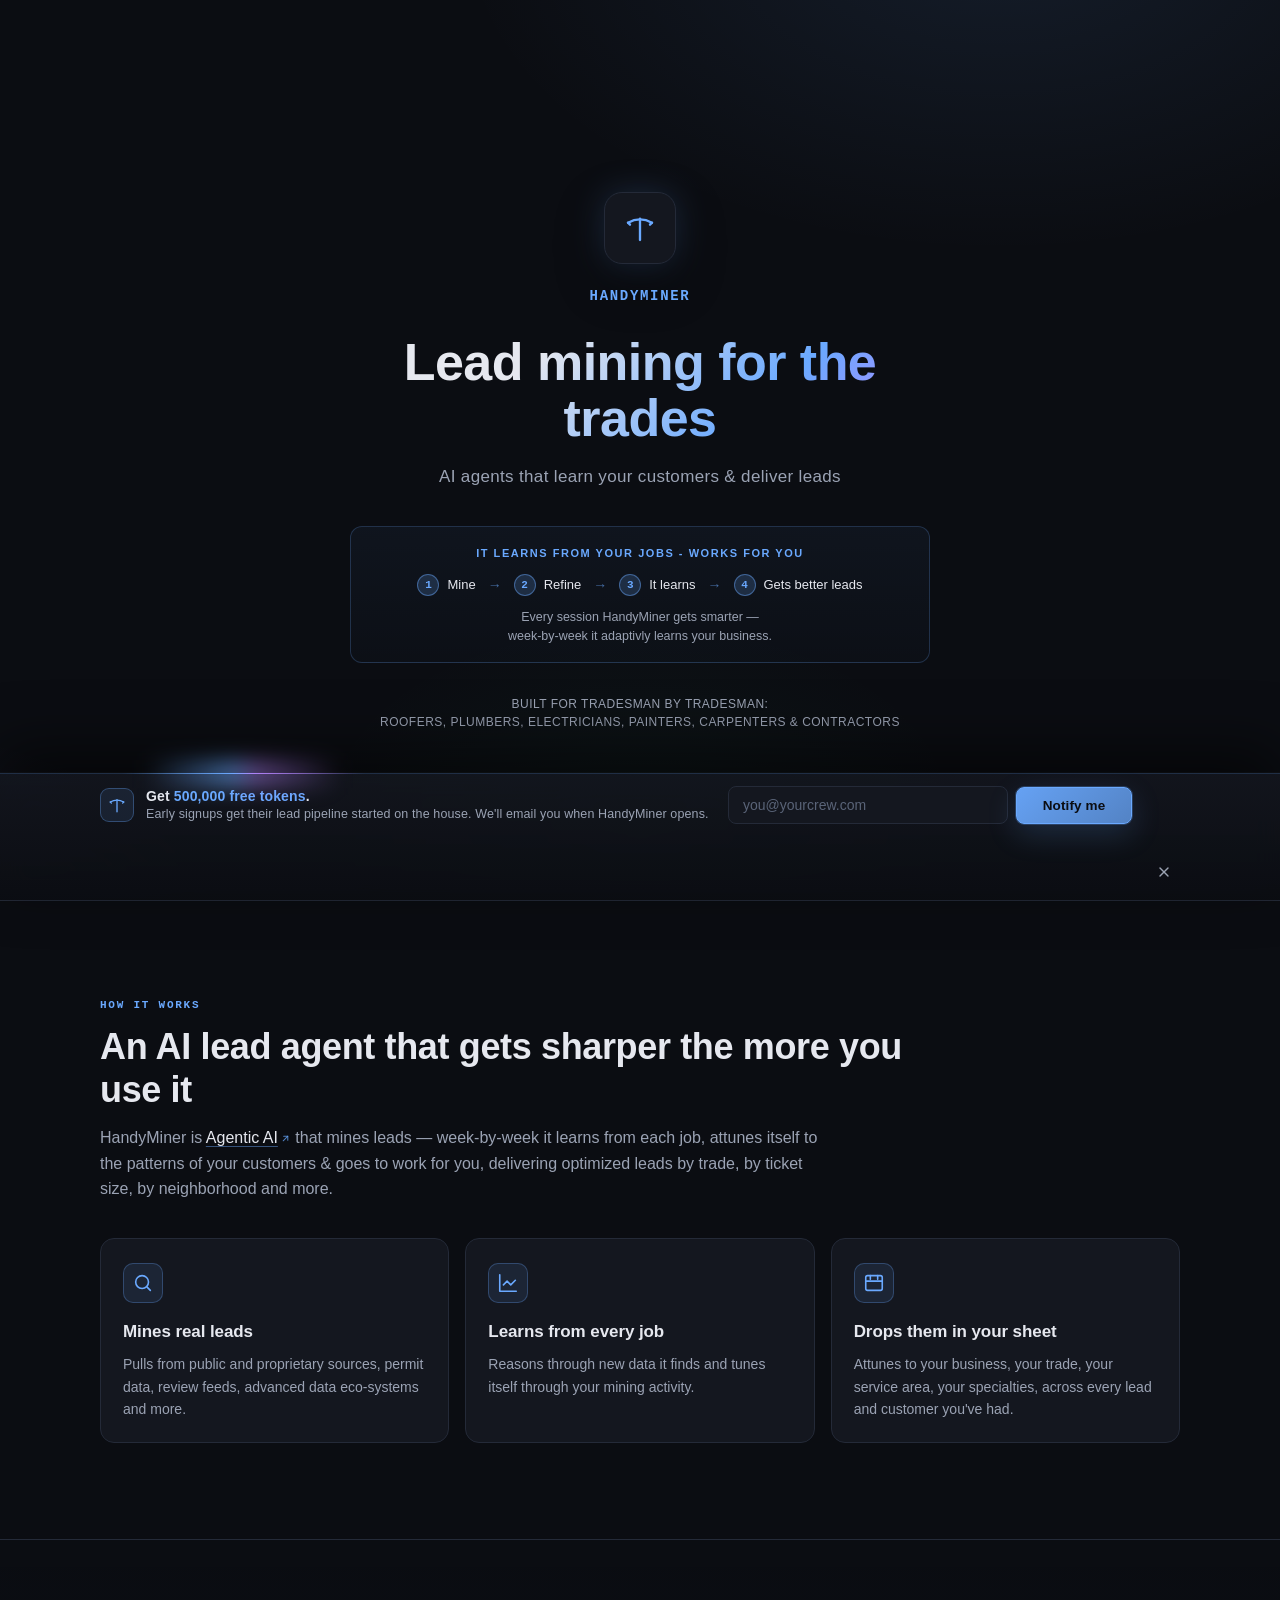
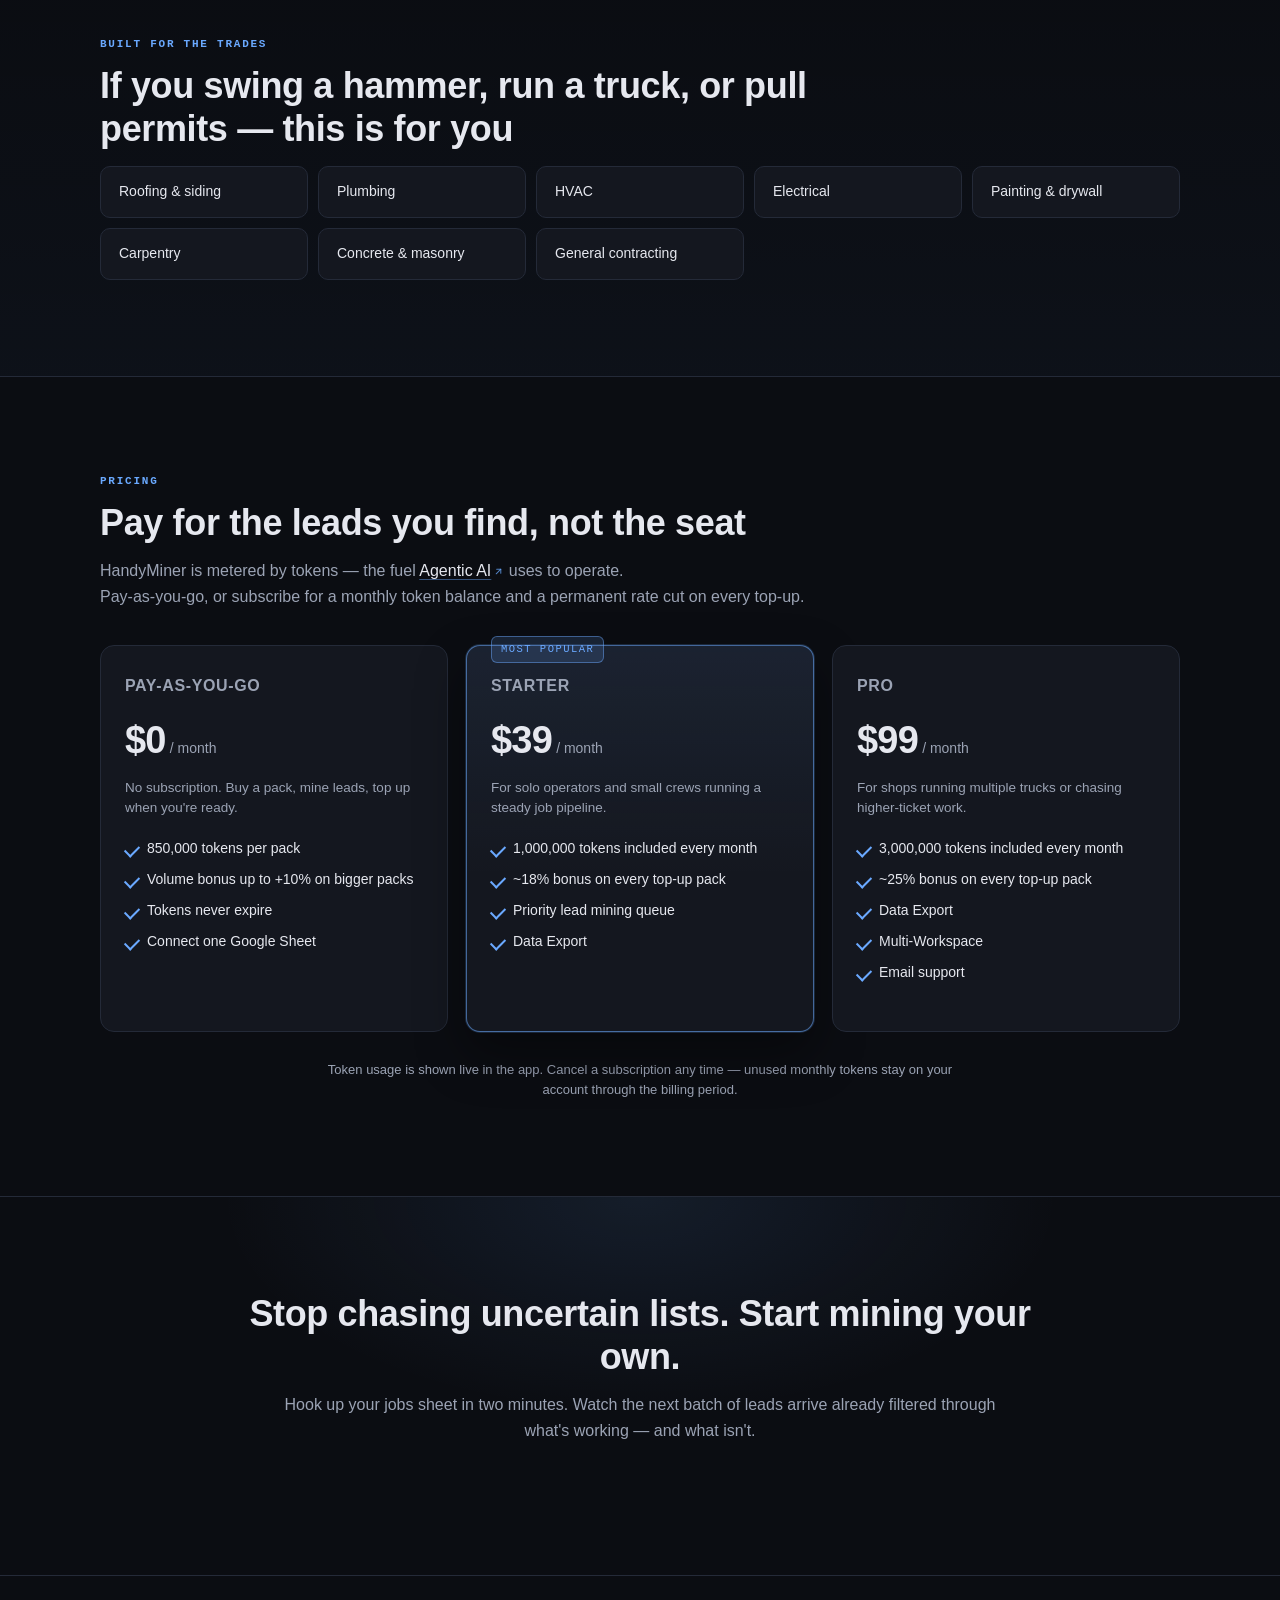
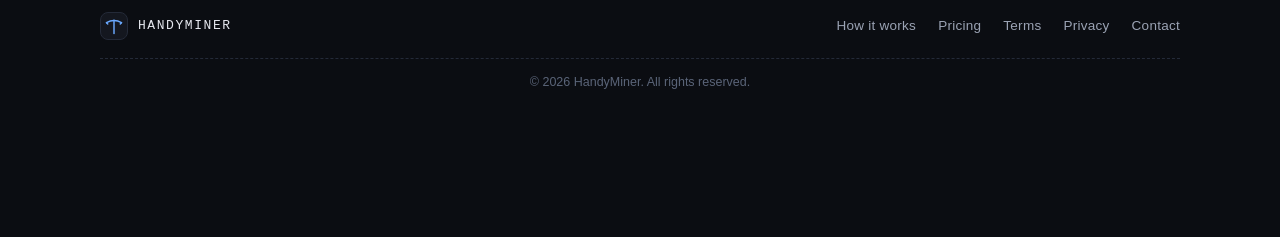
<file: index.html>
<!doctype html>
<html lang="en">
  <head>
    <meta charset="utf-8" />
    <meta name="viewport" content="width=device-width, initial-scale=1, viewport-fit=cover" />
    <title>HandyMiner — AI Lead Mining for Roofers, Plumbers, Electricians &amp; Trades</title>
    <meta
      name="description"
      content="HandyMiner is an AI lead-mining agent for roofers, plumbers, electricians, painters, carpenters and contractors. It learns from every job you log — wins and losses both — and brings you more leads that look like your best customers."
    />
    <meta
      name="keywords"
      content="lead mining for trades, AI lead generation, contractor leads, roofing leads, plumbing leads, electrician leads, HVAC leads, painter leads, carpenter leads, lead generation software, trades lead generator, Google Sheets leads, AI agent for contractors, learning lead generator"
    />
    <meta name="author" content="HandyMiner" />
    <meta name="publisher" content="HandyMiner" />
    <meta name="robots" content="index, follow, max-image-preview:large, max-snippet:-1, max-video-preview:-1" />
    <meta name="googlebot" content="index, follow, max-image-preview:large, max-snippet:-1" />
    <meta name="rating" content="general" />
    <meta name="theme-color" content="#0b0d12" />
    <meta name="color-scheme" content="dark" />
    <meta http-equiv="x-ua-compatible" content="ie=edge" />

    <link rel="canonical" href="https://handyminer.ai/" />

    <!--
      ===== Open Graph / social =====
      Single 1200x1200 square card. The brand mark is square, so a
      square share image looks right in every context: iMessage /
      WhatsApp / Discord show it clean in the chip, Facebook / LinkedIn
      / Slack render it as a tall card, and Twitter is set to the
      `summary` card type below so the square image isn't letterboxed
      inside a wide slot.
    -->
    <meta property="og:type" content="website" />
    <meta property="og:site_name" content="HandyMiner" />
    <meta property="og:locale" content="en_US" />
    <meta property="og:url" content="https://handyminer.ai/" />
    <meta property="og:title" content="HandyMiner — Lead mining for the trades" />
    <meta
      property="og:description"
      content="Learns what works. Brings you more like it. An AI lead-mining agent for roofers, plumbers, electricians, painters, carpenters and contractors."
    />

    <meta property="og:image" content="https://handyminer.ai/og-image.png" />
    <meta property="og:image:secure_url" content="https://handyminer.ai/og-image.png" />
    <meta property="og:image:type" content="image/png" />
    <meta property="og:image:width" content="1200" />
    <meta property="og:image:height" content="1200" />
    <meta property="og:image:alt" content="HandyMiner — Lead mining for the trades" />

    <!-- Legacy crawlers (Pinterest, older link unfurlers). -->
    <link rel="image_src" href="https://handyminer.ai/og-image.png" />

    <!--
      Twitter / X
      `summary` (small square chip) instead of `summary_large_image`
      because our hero image is 1:1 — using the large card type would
      letterbox the square inside a wide slot.
    -->
    <meta name="twitter:card" content="summary" />
    <meta name="twitter:site" content="@handyminer" />
    <meta name="twitter:creator" content="@handyminer" />
    <meta name="twitter:title" content="HandyMiner — Lead mining for the trades" />
    <meta
      name="twitter:description"
      content="Learns what works. Brings you more like it. Built for tradesman by tradesman — roofers, plumbers, electricians, painters, carpenters &amp; contractors."
    />
    <meta name="twitter:image" content="https://handyminer.ai/og-image.png" />
    <meta name="twitter:image:alt" content="HandyMiner — Lead mining for the trades" />

    <!--
      ===== Icons =====
      The inline-SVG favicon stays as the primary (sharp at every zoom),
      with PNG fallbacks for browsers that prefer raster + iOS home-screen
      / iMessage avatar (apple-touch-icon, 180x180).
    -->
    <link
      rel="icon"
      type="image/svg+xml"
      href="data:image/svg+xml;utf8,<svg xmlns='http://www.w3.org/2000/svg' viewBox='0 0 24 24' fill='none' stroke='%236aa9ff' stroke-width='1.75' stroke-linecap='round' stroke-linejoin='round'><path d='M3 8 Q 12 3 21 8' /><path d='M3 8 L4.5 9.5 M21 8 L19.5 9.5' /><path d='M12 5 L12 21' /></svg>"
    />
    <link rel="icon" type="image/png" sizes="192x192" href="/icon-192.png" />
    <link rel="icon" type="image/png" sizes="512x512" href="/icon-512.png" />
    <link rel="apple-touch-icon" sizes="180x180" href="/apple-touch-icon.png" />
    <meta name="apple-mobile-web-app-title" content="HandyMiner" />

    <link rel="stylesheet" href="./styles.css" />

    <!-- ===== Structured data (JSON-LD) ===== -->
    <!--
      Organization: brand identity for the knowledge panel.
      `logo` MUST be a square ImageObject (Google's published guideline);
      the wide social card lives in `image` instead.
    -->
    <script type="application/ld+json">
    {
      "@context": "https://schema.org",
      "@type": "Organization",
      "@id": "https://handyminer.ai/#organization",
      "name": "HandyMiner",
      "legalName": "HandyMiner",
      "url": "https://handyminer.ai/",
      "logo": {
        "@type": "ImageObject",
        "url": "https://handyminer.ai/logo.png",
        "width": 512,
        "height": 512,
        "caption": "HandyMiner pickaxe brand mark"
      },
      "image": "https://handyminer.ai/og-image.png",
      "description": "HandyMiner is an AI lead-mining agent for trades businesses. It learns from every job you log and surfaces more leads that look like your best customers.",
      "email": "support@handyminer.com",
      "address": { "@type": "PostalAddress", "addressCountry": "US" },
      "contactPoint": {
        "@type": "ContactPoint",
        "contactType": "customer support",
        "email": "support@handyminer.com",
        "availableLanguage": ["English"]
      },
      "knowsAbout": [
        "AI Lead Generation",
        "Trades Business Software",
        "Roofing Leads",
        "Plumbing Leads",
        "Electrical Leads",
        "HVAC Leads",
        "Painting & Drywall Leads",
        "Carpentry Leads",
        "General Contractor Leads",
        "Google Sheets Integration"
      ]
    }
    </script>

    <!-- WebSite: enables Google sitelinks/search-box treatment. -->
    <script type="application/ld+json">
    {
      "@context": "https://schema.org",
      "@type": "WebSite",
      "@id": "https://handyminer.ai/#website",
      "name": "HandyMiner",
      "alternateName": "HandyMiner — Lead mining for the trades",
      "url": "https://handyminer.ai/",
      "description": "AI lead-mining agent that learns from every job you log and brings you more leads that look like your best customers.",
      "publisher": { "@id": "https://handyminer.ai/#organization" },
      "inLanguage": "en-US",
      "primaryImageOfPage": {
        "@type": "ImageObject",
        "url": "https://handyminer.ai/og-image.png",
        "width": 1200,
        "height": 1200
      }
    }
    </script>

    <!-- SoftwareApplication: positions the product itself in search. -->
    <script type="application/ld+json">
    {
      "@context": "https://schema.org",
      "@type": "SoftwareApplication",
      "@id": "https://handyminer.ai/#software",
      "name": "HandyMiner",
      "url": "https://handyminer.ai/",
      "image": "https://handyminer.ai/og-image.png",
      "screenshot": "https://handyminer.ai/og-image.png",
      "description": "An AI lead-mining agent for tradesmen. Connect a Google Sheet of jobs you've quoted and HandyMiner mines public business listings, permit data and review feeds for new leads — learning from every win and loss to get sharper week after week.",
      "applicationCategory": "BusinessApplication",
      "applicationSubCategory": "Lead Generation",
      "operatingSystem": "Web Browser",
      "author": { "@id": "https://handyminer.ai/#organization" },
      "publisher": { "@id": "https://handyminer.ai/#organization" },
      "featureList": [
        "Mines real leads from public business listings, permits and review feeds",
        "Learns from every job — wins teach who to target, losses teach who to skip",
        "Drops new leads into the same Google Sheet you already use",
        "Token-based metering — pay for the leads you mine, not the seat",
        "Built for roofing, plumbing, HVAC, electrical, painting, carpentry, masonry and general contracting"
      ],
      "offers": {
        "@type": "AggregateOffer",
        "priceCurrency": "USD",
        "lowPrice": "25",
        "highPrice": "99",
        "offerCount": "3",
        "offers": [
          {
            "@type": "Offer",
            "name": "Pay-as-you-go",
            "description": "1,000,000 tokens per pack. No subscription. Tokens never expire.",
            "price": "25",
            "priceCurrency": "USD",
            "category": "OneTime",
            "availability": "https://schema.org/InStock",
            "url": "https://handyminer.ai/#pricing"
          },
          {
            "@type": "Offer",
            "name": "Starter",
            "description": "1,000,000 tokens included monthly with ~18% more tokens on every top-up pack.",
            "price": "39",
            "priceCurrency": "USD",
            "priceSpecification": {
              "@type": "UnitPriceSpecification",
              "price": "39",
              "priceCurrency": "USD",
              "unitText": "MONTH"
            },
            "availability": "https://schema.org/InStock",
            "url": "https://handyminer.ai/#pricing"
          },
          {
            "@type": "Offer",
            "name": "Pro",
            "description": "3,000,000 tokens included monthly with ~34% more tokens on every top-up pack and multi-sheet support.",
            "price": "99",
            "priceCurrency": "USD",
            "priceSpecification": {
              "@type": "UnitPriceSpecification",
              "price": "99",
              "priceCurrency": "USD",
              "unitText": "MONTH"
            },
            "availability": "https://schema.org/InStock",
            "url": "https://handyminer.ai/#pricing"
          }
        ]
      }
    }
    </script>

    <!-- FAQPage: surfaces expandable Q&As in search results. -->
    <script type="application/ld+json">
    {
      "@context": "https://schema.org",
      "@type": "FAQPage",
      "mainEntity": [
        {
          "@type": "Question",
          "name": "What is HandyMiner?",
          "acceptedAnswer": {
            "@type": "Answer",
            "text": "HandyMiner is an AI lead-mining agent built for the trades. You connect a Google Sheet of jobs you've quoted, and HandyMiner reads every job — the wins and the no-gos — then goes hunting for more leads that look like your best customers while quietly tuning out the ones that don't."
          }
        },
        {
          "@type": "Question",
          "name": "Which trades does HandyMiner support?",
          "acceptedAnswer": {
            "@type": "Answer",
            "text": "Roofing and siding, plumbing, HVAC, electrical, painting and drywall, carpentry, concrete and masonry, and general contracting. If you swing a hammer, run a truck, or pull permits, HandyMiner is built for you."
          }
        },
        {
          "@type": "Question",
          "name": "How does HandyMiner learn from my jobs?",
          "acceptedAnswer": {
            "@type": "Answer",
            "text": "Every time you mark a job won, lost, or no-show, HandyMiner notices. Wins teach it who to target, losses teach it who to skip, and the next batch of leads shifts accordingly — by trade, by ticket size, by neighborhood, by whatever pattern it sees in your sheet."
          }
        },
        {
          "@type": "Question",
          "name": "Do I need new software to use HandyMiner?",
          "acceptedAnswer": {
            "@type": "Answer",
            "text": "No. HandyMiner drops new leads into the same Google Sheet you already use to track jobs. Quote, dispatch, mark the outcome — that's the whole loop. There's no new dashboard to learn."
          }
        },
        {
          "@type": "Question",
          "name": "How much does HandyMiner cost?",
          "acceptedAnswer": {
            "@type": "Answer",
            "text": "HandyMiner is metered by tokens — the unit of work the AI agent spends to research each lead. Pay-as-you-go packs start at $25 for 1,000,000 tokens. The Starter subscription is $39/month and includes 1,000,000 tokens. The Pro subscription is $99/month and includes 3,000,000 tokens plus multi-sheet support."
          }
        },
        {
          "@type": "Question",
          "name": "Do unused tokens expire?",
          "acceptedAnswer": {
            "@type": "Answer",
            "text": "Pay-as-you-go tokens never expire. Subscription tokens stay on your account through the billing period — even if you cancel — and you can top up at a discounted rate any time."
          }
        }
      ]
    }
    </script>
  </head>
  <body>
    <!-- Skip-to-content link for keyboard / screen-reader users. -->
    <a class="skip-to-content" href="#main">Skip to content</a>

    <!--
      Server-rendered fallback for crawlers and clients that don't run JS.
      Carries the same headline content as the JS-enhanced page so search
      engines can index it cleanly.
    -->
    <noscript>
      <div style="max-width:760px;margin:0 auto;padding:2rem;font-family:system-ui,sans-serif;color:#e6ecf2;background:#0b0d12;">
        <h1>HandyMiner — AI Lead Mining for the Trades</h1>
        <p><strong>Learns what works. Brings you more like it.</strong></p>
        <p>HandyMiner is an AI lead-mining agent for roofers, plumbers, electricians, painters, carpenters and contractors. It learns from every job you log — wins and losses both — and brings you more leads that look like your best customers.</p>

        <h2>How it works</h2>
        <ol>
          <li>Connect a Google Sheet of jobs you've quoted.</li>
          <li>Mark each job won, lost, or no-show.</li>
          <li>HandyMiner learns the pattern.</li>
          <li>New, sharper leads land in the same sheet.</li>
        </ol>

        <h2>Built for the trades</h2>
        <p>Roofing &amp; siding, plumbing, HVAC, electrical, painting &amp; drywall, carpentry, concrete &amp; masonry, and general contracting.</p>

        <h2>Pricing</h2>
        <ul>
          <li><strong>Pay-as-you-go</strong> — $25 per 1,000,000-token pack. Tokens never expire.</li>
          <li><strong>Starter</strong> — $39/month. 1,000,000 tokens included, ~18% bonus on top-ups.</li>
          <li><strong>Pro</strong> — $99/month. 3,000,000 tokens, multi-sheet, ~34% bonus on top-ups.</li>
        </ul>

        <p>Contact: <a href="mailto:support@handyminer.com" style="color:#6aa9ff;">support@handyminer.com</a></p>
      </div>
    </noscript>

    <!-- ===== Hero ===== -->
    <main id="main">
      <section class="landing-shell" data-testid="landing-hero-shell" aria-labelledby="hero-title">
      <div class="landing-hero" data-testid="landing-hero">
        <div class="landing-logo" aria-hidden="true">
          <svg
            width="32"
            height="32"
            viewBox="0 0 24 24"
            fill="none"
            stroke="currentColor"
            stroke-width="1.75"
            stroke-linecap="round"
            stroke-linejoin="round"
          >
            <path d="M3 8 Q 12 3 21 8" />
            <path d="M3 8 L4.5 9.5 M21 8 L19.5 9.5" />
            <path d="M12 5 L12 21" />
          </svg>
        </div>

        <p class="auth-brand landing-brand auth-brand-shimmer">HandyMiner</p>

        <h1 id="hero-title" class="landing-title">Lead mining for the trades</h1>
        <p class="landing-tagline">AI agents that learn your customers & deliver leads</p>

        <!--
          CTAs hidden until app.handyminer.com is live. When the app is
          ready, uncomment this block (and the matching ones in the
          Pricing + Final-CTA sections below) and confirm the hrefs.
        -->
        <!--
        <div class="landing-cta-row">
          <a class="btn btn-primary landing-cta" href="https://app.handyminer.com/sign-up">Get started</a>
          <a class="btn btn-ghost landing-cta" href="https://app.handyminer.com/sign-in">Sign in</a>
        </div>
        -->

        <!-- "How it learns" loop -->
        <div class="landing-learn">
          <p class="landing-learn-eyebrow">It learns from your jobs - works for you</p>
          <ol class="landing-learn-steps">
            <li>
              <span class="landing-learn-num">1</span>
              <span>Mine</span>
            </li>
            <li>
              <span class="landing-learn-arrow" aria-hidden="true">→</span>
            </li>
            <li>
              <span class="landing-learn-num">2</span>
              <span>Refine</span>
            </li>
            <li>
              <span class="landing-learn-arrow" aria-hidden="true">→</span>
            </li>
            <li>
              <span class="landing-learn-num">3</span>
              <span>It learns</span>
            </li>
            <li>
              <span class="landing-learn-arrow" aria-hidden="true">→</span>
            </li>
            <li>
              <span class="landing-learn-num">4</span>
              <span>Gets better leads</span>
            </li>
          </ol>
          <p class="landing-learn-foot">
            Every session HandyMiner gets smarter —<br />
            week-by-week it adaptivly learns your business.
          </p>
        </div>

        <p class="landing-meta">
          Built for tradesman by tradesman:<br />
          roofers, plumbers, electricians, painters, carpenters &amp; contractors
        </p>
      </div>
    </section>

    <!-- ===== How it works ===== -->
    <section class="section" id="how-it-works" aria-labelledby="how-it-works-title">
      <div class="section-inner">
        <p class="section-eyebrow">How it works</p>
        <h2 id="how-it-works-title" class="section-title">An AI lead agent that gets sharper the more you use it</h2>
        <p class="section-sub">
          HandyMiner is <a
            class="glossary-link"
            href="https://en.wikipedia.org/wiki/Agentic_AI"
            target="_blank"
            rel="noopener noreferrer"
            title="What is Agentic AI? — Wikipedia"
          >Agentic&nbsp;AI<span class="glossary-link-icon" aria-hidden="true">
            <svg width="11" height="11" viewBox="0 0 24 24" fill="none" stroke="currentColor" stroke-width="2.2" stroke-linecap="round" stroke-linejoin="round"><path d="M7 17 17 7"/><path d="M8 7h9v9"/></svg>
          </span><span class="visually-hidden"> (opens Wikipedia in a new tab)</span></a>
          that mines leads — week-by-week it learns from each job, attunes itself
          to the patterns of your customers &amp; goes to work for you, delivering
          optimized leads by trade, by ticket size, by neighborhood and more.
        </p>

        <div class="feature-grid">
          <article class="feature-card">
            <div class="feature-icon" aria-hidden="true">
              <svg width="22" height="22" viewBox="0 0 24 24" fill="none" stroke="currentColor" stroke-width="1.75" stroke-linecap="round" stroke-linejoin="round"><circle cx="11" cy="11" r="7" /><path d="m20 20-3.5-3.5" /></svg>
            </div>
            <h3>Mines real leads</h3>
            <p>
              Pulls from public and proprietary sources, permit data, review
              feeds, advanced data eco-systems and more.
          </article>

          <article class="feature-card">
            <div class="feature-icon" aria-hidden="true">
              <svg width="22" height="22" viewBox="0 0 24 24" fill="none" stroke="currentColor" stroke-width="1.75" stroke-linecap="round" stroke-linejoin="round"><path d="M3 3v18h18" /><path d="m7 14 4-4 4 4 5-5" /></svg>
            </div>
            <h3>Learns from every job</h3>
            <p>
              Reasons through new data it finds and tunes itself through your mining activity.
            </p>
            </p>
          </article>

          <article class="feature-card">
            <div class="feature-icon" aria-hidden="true">
              <svg width="22" height="22" viewBox="0 0 24 24" fill="none" stroke="currentColor" stroke-width="1.75" stroke-linecap="round" stroke-linejoin="round"><rect x="3" y="4" width="18" height="16" rx="2" /><path d="M3 10h18" /><path d="M8 4v4M16 4v4" /></svg>
            </div>
            <h3>Drops them in your sheet</h3>
            <p>
              Attunes to your business, your trade, your service area, your specialties,
              across every lead and customer you've had.
            </p>
          </article>
        </div>
      </div>
    </section>

    <!-- ===== Built for ===== -->
    <section class="section section-quiet" id="trades" aria-labelledby="trades-title">
      <div class="section-inner">
        <p class="section-eyebrow">Built for the trades</p>
        <h2 id="trades-title" class="section-title">If you swing a hammer, run a truck, or pull permits — this is for you</h2>

        <ul class="trade-grid" role="list">
          <li>Roofing &amp; siding</li>
          <li>Plumbing</li>
          <li>HVAC</li>
          <li>Electrical</li>
          <li>Painting &amp; drywall</li>
          <li>Carpentry</li>
          <li>Concrete &amp; masonry</li>
          <li>General contracting</li>
        </ul>
      </div>
    </section>

    <!-- ===== Pricing ===== -->
    <section class="section" id="pricing" aria-labelledby="pricing-title">
      <div class="section-inner">
        <p class="section-eyebrow">Pricing</p>
        <h2 id="pricing-title" class="section-title">Pay for the leads you find, not the seat</h2>
        <p class="section-sub">
          HandyMiner is metered by tokens — the fuel <a
          class="glossary-link"
          href="https://en.wikipedia.org/wiki/Agentic_AI"
          target="_blank"
          rel="noopener noreferrer"
          title="What is Agentic AI? — Wikipedia"
        >Agentic&nbsp;AI<span class="glossary-link-icon" aria-hidden="true">
          <svg width="11" height="11" viewBox="0 0 24 24" fill="none" stroke="currentColor" stroke-width="2.2" stroke-linecap="round" stroke-linejoin="round"><path d="M7 17 17 7"/><path d="M8 7h9v9"/></svg>
        </span><span class="visually-hidden"> (opens Wikipedia in a new tab)</span></a>
          uses to operate. <br />Pay-as-you-go, or subscribe
          for a monthly token balance and a permanent rate cut on every top-up.
        </p>

        <div class="pricing-grid">
          <article class="pricing-card">
            <header>
              <h3>Pay-as-you-go</h3>
              <p class="pricing-price"><span class="pricing-amount">$0</span><span class="pricing-unit">/ month</span></p>
              <p class="pricing-tag">No subscription. Buy a pack, mine leads, top up when you're ready.</p>
            </header>
            <ul class="pricing-features">
              <li>850,000 tokens per pack</li>
              <li>Volume bonus up to +10% on bigger packs</li>
              <li>Tokens never expire</li>
              <li>Connect one Google Sheet</li>
            </ul>
            <!-- <a class="btn btn-ghost pricing-cta" href="https://app.handyminer.com/sign-up">Start free</a> -->
          </article>

          <article class="pricing-card pricing-card-featured">
            <span class="pricing-badge">Most popular</span>
            <header>
              <h3>Starter</h3>
              <p class="pricing-price"><span class="pricing-amount">$39</span><span class="pricing-unit">/ month</span></p>
              <p class="pricing-tag">For solo operators and small crews running a steady job pipeline.</p>
            </header>
            <ul class="pricing-features">
              <li>1,000,000 tokens included every month</li>
              <li>~18% bonus on every top-up pack</li>
              <li>Priority lead mining queue</li>
              <li>Data Export</li>
            </ul>
            <!-- <a class="btn btn-primary pricing-cta" href="https://app.handyminer.com/sign-up">Try Starter</a> -->
          </article>

          <article class="pricing-card">
            <header>
              <h3>Pro</h3>
              <p class="pricing-price"><span class="pricing-amount">$99</span><span class="pricing-unit">/ month</span></p>
              <p class="pricing-tag">For shops running multiple trucks or chasing higher-ticket work.</p>
            </header>
            <ul class="pricing-features">
              <li>3,000,000 tokens included every month</li>
              <li>~25% bonus on every top-up pack</li>
              <li>Data Export</li>
              <li>Multi-Workspace</li>
              <li>Email support</li>
            </ul>
            <!-- <a class="btn btn-ghost pricing-cta" href="https://app.handyminer.com/sign-up">Try Pro</a> -->
          </article>
        </div>

        <p class="pricing-foot">
          Token usage is shown live in the app. Cancel a subscription any
          time — unused monthly tokens stay on your account through the
          billing period.
        </p>
      </div>
    </section>

    <!-- ===== Final CTA ===== -->
    <section class="section section-final" aria-labelledby="final-cta-title">
      <div class="section-inner section-final-inner">
        <h2 id="final-cta-title" class="section-title">Stop chasing uncertain lists. Start mining your own.</h2>
        <p class="section-sub">
          Hook up your jobs sheet in two minutes. Watch the next batch of
          leads arrive already filtered through what's working — and what
          isn't.
        </p>
        <!-- <a class="btn btn-primary landing-cta" href="https://app.handyminer.com/sign-up">Get started</a> -->
      </div>
    </section>
    </main>

    <!-- ===== Footer ===== -->
    <footer class="footer">
      <div class="footer-inner">
        <div class="footer-brand">
          <div class="footer-brand-mark" aria-hidden="true">
            <svg
              width="20"
              height="20"
              viewBox="0 0 24 24"
              fill="none"
              stroke="currentColor"
              stroke-width="1.75"
              stroke-linecap="round"
              stroke-linejoin="round"
            >
              <path d="M3 8 Q 12 3 21 8" />
              <path d="M3 8 L4.5 9.5 M21 8 L19.5 9.5" />
              <path d="M12 5 L12 21" />
            </svg>
          </div>
          <span>HandyMiner</span>
        </div>

        <nav class="footer-nav" aria-label="Footer">
          <a href="#how-it-works">How it works</a>
          <a href="#pricing">Pricing</a>
          <a href="./terms.html">Terms</a>
          <a href="./privacy.html">Privacy</a>
          <a href="mailto:support@handyminer.com">Contact</a>
        </nav>

        <p class="footer-meta">
          &copy; <span id="year">2026</span> HandyMiner. All rights reserved.
        </p>
      </div>
    </footer>

    <!--
      ===== Sticky early-access bar =====
      Always-visible bottom bar that captures email pre-launch signups.
      JS submits to the HandyMiner backend's public route
      (`/api/public/early-access`, configured via SIGNUP_ENDPOINT in
      script.js), which appends a row + UTM attribution to the
      operator-owned "HandyMiner Pre-launch" Google Sheet.

      States are toggled via `data-state` on the root element:
        "idle"    -> the form is shown
        "loading" -> submit in flight
        "success" -> success message visible
        "error"   -> error message visible (form re-armed)
        "hidden"  -> dismissed by the user (also persisted in localStorage)
    -->
    <aside
      id="early-access"
      class="early-access"
      data-state="idle"
      aria-label="Get early access"
      hidden
    >
      <div class="early-access-inner">
        <div class="early-access-copy">
          <span class="early-access-mark" aria-hidden="true">
            <svg
              width="18"
              height="18"
              viewBox="0 0 24 24"
              fill="none"
              stroke="currentColor"
              stroke-width="1.75"
              stroke-linecap="round"
              stroke-linejoin="round"
            >
              <path d="M3 8 Q 12 3 21 8" />
              <path d="M3 8 L4.5 9.5 M21 8 L19.5 9.5" />
              <path d="M12 5 L12 21" />
            </svg>
          </span>
          <span class="early-access-text">
            <strong>Get <span class="early-access-token-badge">500,000 free tokens</span>.</strong>
            <span class="early-access-sub">Early signups get their lead pipeline started on the house. We'll email you when HandyMiner opens.</span>
          </span>
        </div>

        <form class="early-access-form" id="early-access-form" novalidate>
          <label class="visually-hidden" for="early-access-email">Email</label>
          <input
            id="early-access-email"
            class="early-access-input"
            name="email"
            type="email"
            inputmode="email"
            autocomplete="email"
            required
            placeholder="you@yourcrew.com"
            aria-describedby="early-access-status"
          />
          <!--
            Honeypot field — invisible to humans, irresistible to dumb
            spam bots. If filled, the JS abandons the submit silently.

            Field NAME is intentionally meaningless ("hm_v"). Common
            field names like "company", "organization", "website",
            "url", "phone", "address" all get auto-filled by browser
            autofill + password managers (1Password, LastPass, Bitwarden,
            Apple Passwords) regardless of `autocomplete="off"` — which
            those tools deliberately ignore. A semantic honeypot name
            silently DROPS real signups from any visitor who has
            autofill enabled. "hm_v" matches no autofill heuristic.
          -->
          <input
            class="early-access-hp"
            type="text"
            name="hm_v"
            tabindex="-1"
            autocomplete="off"
            aria-hidden="true"
          />
          <button class="btn btn-primary early-access-cta" type="submit">
            <span class="early-access-cta-label">Notify me</span>
            <span class="early-access-cta-spinner" aria-hidden="true"></span>
          </button>
        </form>

        <p class="early-access-status" id="early-access-status" role="status" aria-live="polite"></p>

        <button
          class="early-access-dismiss"
          type="button"
          aria-label="Dismiss"
          title="Dismiss"
        >
          <svg width="16" height="16" viewBox="0 0 24 24" fill="none" stroke="currentColor" stroke-width="2" stroke-linecap="round" stroke-linejoin="round">
            <path d="M18 6 6 18" />
            <path d="m6 6 12 12" />
          </svg>
        </button>
      </div>
    </aside>

    <script src="./script.js"></script>
  </body>
</html>
</file>
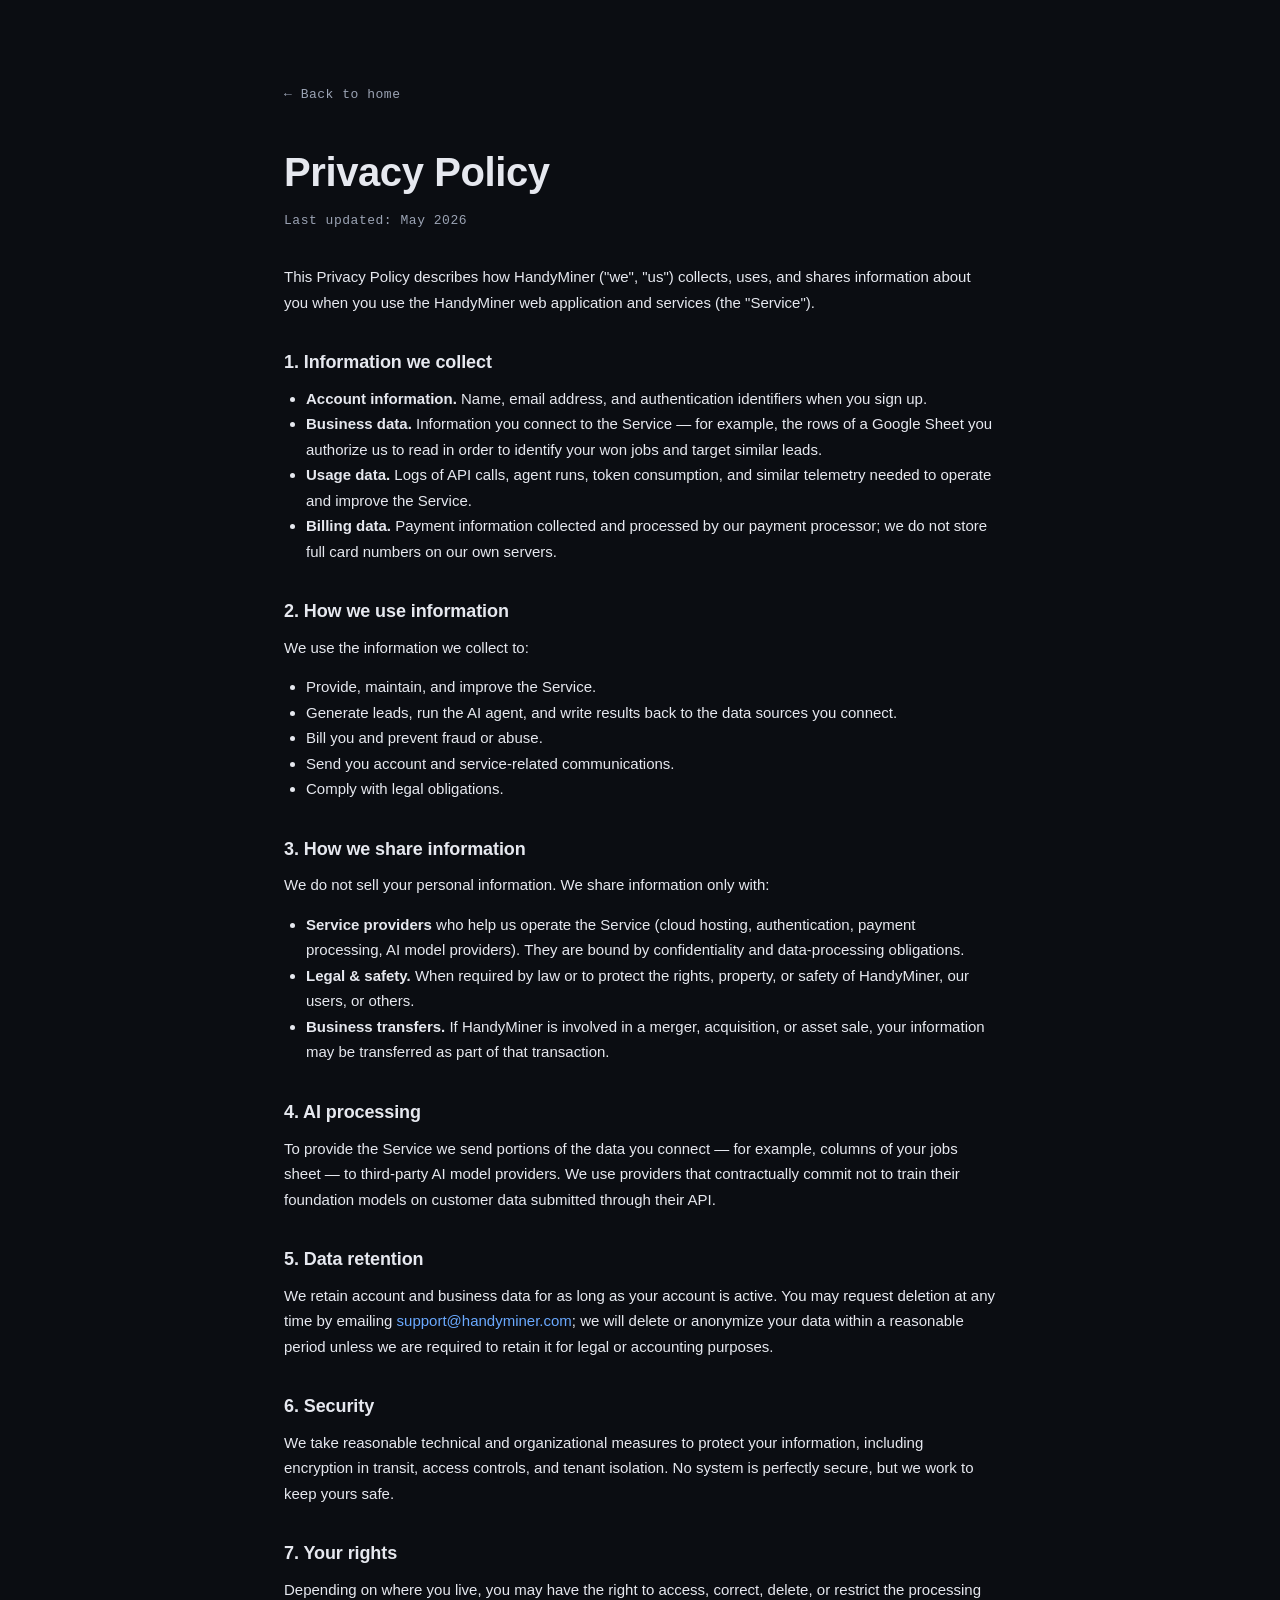
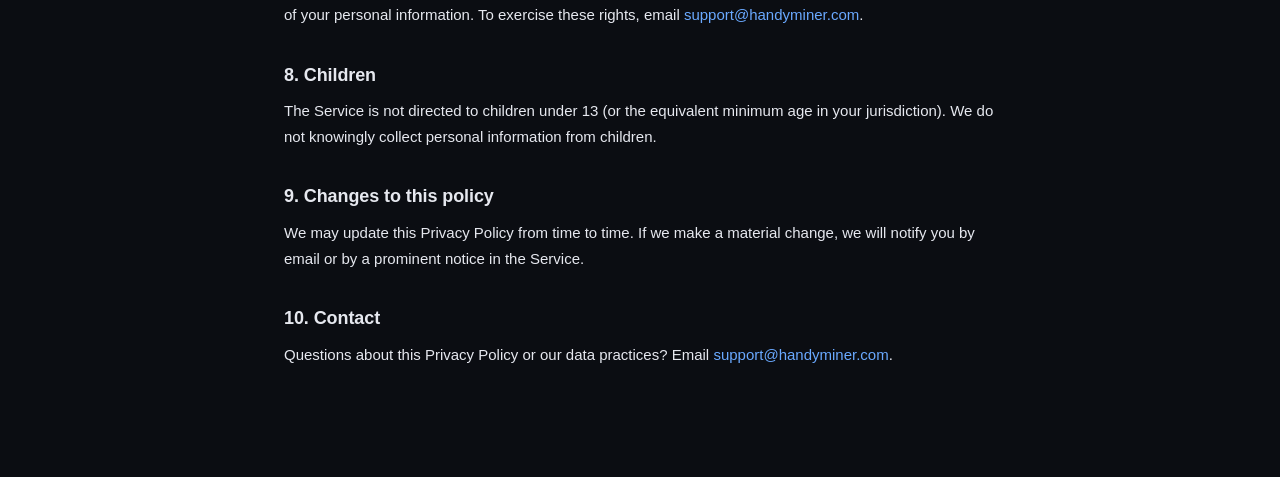
<file: privacy.html>
<!doctype html>
<html lang="en">
  <head>
    <meta charset="utf-8" />
    <meta name="viewport" content="width=device-width, initial-scale=1, viewport-fit=cover" />
    <title>Privacy Policy — HandyMiner</title>
    <meta name="description" content="How HandyMiner collects, uses, and shares information when you use the HandyMiner AI lead-mining service." />
    <meta name="robots" content="index, follow, max-snippet:-1" />
    <meta name="author" content="HandyMiner" />
    <meta name="theme-color" content="#0b0d12" />
    <meta name="color-scheme" content="dark" />

    <link rel="canonical" href="https://handyminer.ai/privacy.html" />

    <meta property="og:type" content="article" />
    <meta property="og:site_name" content="HandyMiner" />
    <meta property="og:url" content="https://handyminer.ai/privacy.html" />
    <meta property="og:title" content="Privacy Policy — HandyMiner" />
    <meta property="og:description" content="How HandyMiner collects, uses, and shares information when you use the service." />
    <meta property="og:image" content="https://handyminer.ai/og-image.png" />
    <meta name="twitter:card" content="summary_large_image" />
    <meta name="twitter:title" content="Privacy Policy — HandyMiner" />
    <meta name="twitter:description" content="How HandyMiner collects, uses, and shares information when you use the service." />
    <meta name="twitter:image" content="https://handyminer.ai/og-image.png" />

    <link
      rel="icon"
      type="image/svg+xml"
      href="data:image/svg+xml;utf8,<svg xmlns='http://www.w3.org/2000/svg' viewBox='0 0 24 24' fill='none' stroke='%236aa9ff' stroke-width='1.75' stroke-linecap='round' stroke-linejoin='round'><path d='M3 8 Q 12 3 21 8' /><path d='M3 8 L4.5 9.5 M21 8 L19.5 9.5' /><path d='M12 5 L12 21' /></svg>"
    />
    <link rel="stylesheet" href="./styles.css" />

    <script type="application/ld+json">
    {
      "@context": "https://schema.org",
      "@type": "BreadcrumbList",
      "itemListElement": [
        { "@type": "ListItem", "position": 1, "name": "Home", "item": "https://handyminer.ai/" },
        { "@type": "ListItem", "position": 2, "name": "Privacy Policy", "item": "https://handyminer.ai/privacy.html" }
      ]
    }
    </script>
    <script type="application/ld+json">
    {
      "@context": "https://schema.org",
      "@type": "WebPage",
      "name": "Privacy Policy",
      "url": "https://handyminer.ai/privacy.html",
      "description": "How HandyMiner collects, uses, and shares information when you use the HandyMiner AI lead-mining service.",
      "isPartOf": { "@id": "https://handyminer.ai/#website" },
      "publisher": { "@id": "https://handyminer.ai/#organization" },
      "inLanguage": "en-US"
    }
    </script>
  </head>
  <body>
    <main class="legal-page">
      <a class="legal-back" href="./index.html">← Back to home</a>
      <h1>Privacy Policy</h1>
      <p class="legal-updated">Last updated: May 2026</p>

      <p>
        This Privacy Policy describes how HandyMiner ("we", "us") collects,
        uses, and shares information about you when you use the HandyMiner
        web application and services (the "Service").
      </p>

      <h2>1. Information we collect</h2>
      <ul>
        <li>
          <strong>Account information.</strong> Name, email address, and
          authentication identifiers when you sign up.
        </li>
        <li>
          <strong>Business data.</strong> Information you connect to the
          Service — for example, the rows of a Google Sheet you authorize us
          to read in order to identify your won jobs and target similar leads.
        </li>
        <li>
          <strong>Usage data.</strong> Logs of API calls, agent runs, token
          consumption, and similar telemetry needed to operate and improve
          the Service.
        </li>
        <li>
          <strong>Billing data.</strong> Payment information collected and
          processed by our payment processor; we do not store full card
          numbers on our own servers.
        </li>
      </ul>

      <h2>2. How we use information</h2>
      <p>We use the information we collect to:</p>
      <ul>
        <li>Provide, maintain, and improve the Service.</li>
        <li>Generate leads, run the AI agent, and write results back to the data sources you connect.</li>
        <li>Bill you and prevent fraud or abuse.</li>
        <li>Send you account and service-related communications.</li>
        <li>Comply with legal obligations.</li>
      </ul>

      <h2>3. How we share information</h2>
      <p>
        We do not sell your personal information. We share information only
        with:
      </p>
      <ul>
        <li>
          <strong>Service providers</strong> who help us operate the Service
          (cloud hosting, authentication, payment processing, AI model
          providers). They are bound by confidentiality and data-processing
          obligations.
        </li>
        <li>
          <strong>Legal &amp; safety.</strong> When required by law or to
          protect the rights, property, or safety of HandyMiner, our users,
          or others.
        </li>
        <li>
          <strong>Business transfers.</strong> If HandyMiner is involved in a
          merger, acquisition, or asset sale, your information may be
          transferred as part of that transaction.
        </li>
      </ul>

      <h2>4. AI processing</h2>
      <p>
        To provide the Service we send portions of the data you connect — for
        example, columns of your jobs sheet — to third-party AI model
        providers. We use providers that contractually commit not to train
        their foundation models on customer data submitted through their API.
      </p>

      <h2>5. Data retention</h2>
      <p>
        We retain account and business data for as long as your account is
        active. You may request deletion at any time by emailing
        <a href="mailto:support@handyminer.com">support@handyminer.com</a>;
        we will delete or anonymize your data within a reasonable period
        unless we are required to retain it for legal or accounting purposes.
      </p>

      <h2>6. Security</h2>
      <p>
        We take reasonable technical and organizational measures to protect
        your information, including encryption in transit, access controls,
        and tenant isolation. No system is perfectly secure, but we work to
        keep yours safe.
      </p>

      <h2>7. Your rights</h2>
      <p>
        Depending on where you live, you may have the right to access,
        correct, delete, or restrict the processing of your personal
        information. To exercise these rights, email
        <a href="mailto:support@handyminer.com">support@handyminer.com</a>.
      </p>

      <h2>8. Children</h2>
      <p>
        The Service is not directed to children under 13 (or the equivalent
        minimum age in your jurisdiction). We do not knowingly collect
        personal information from children.
      </p>

      <h2>9. Changes to this policy</h2>
      <p>
        We may update this Privacy Policy from time to time. If we make a
        material change, we will notify you by email or by a prominent notice
        in the Service.
      </p>

      <h2>10. Contact</h2>
      <p>
        Questions about this Privacy Policy or our data practices? Email
        <a href="mailto:support@handyminer.com">support@handyminer.com</a>.
      </p>
    </main>
  </body>
</html>
</file>
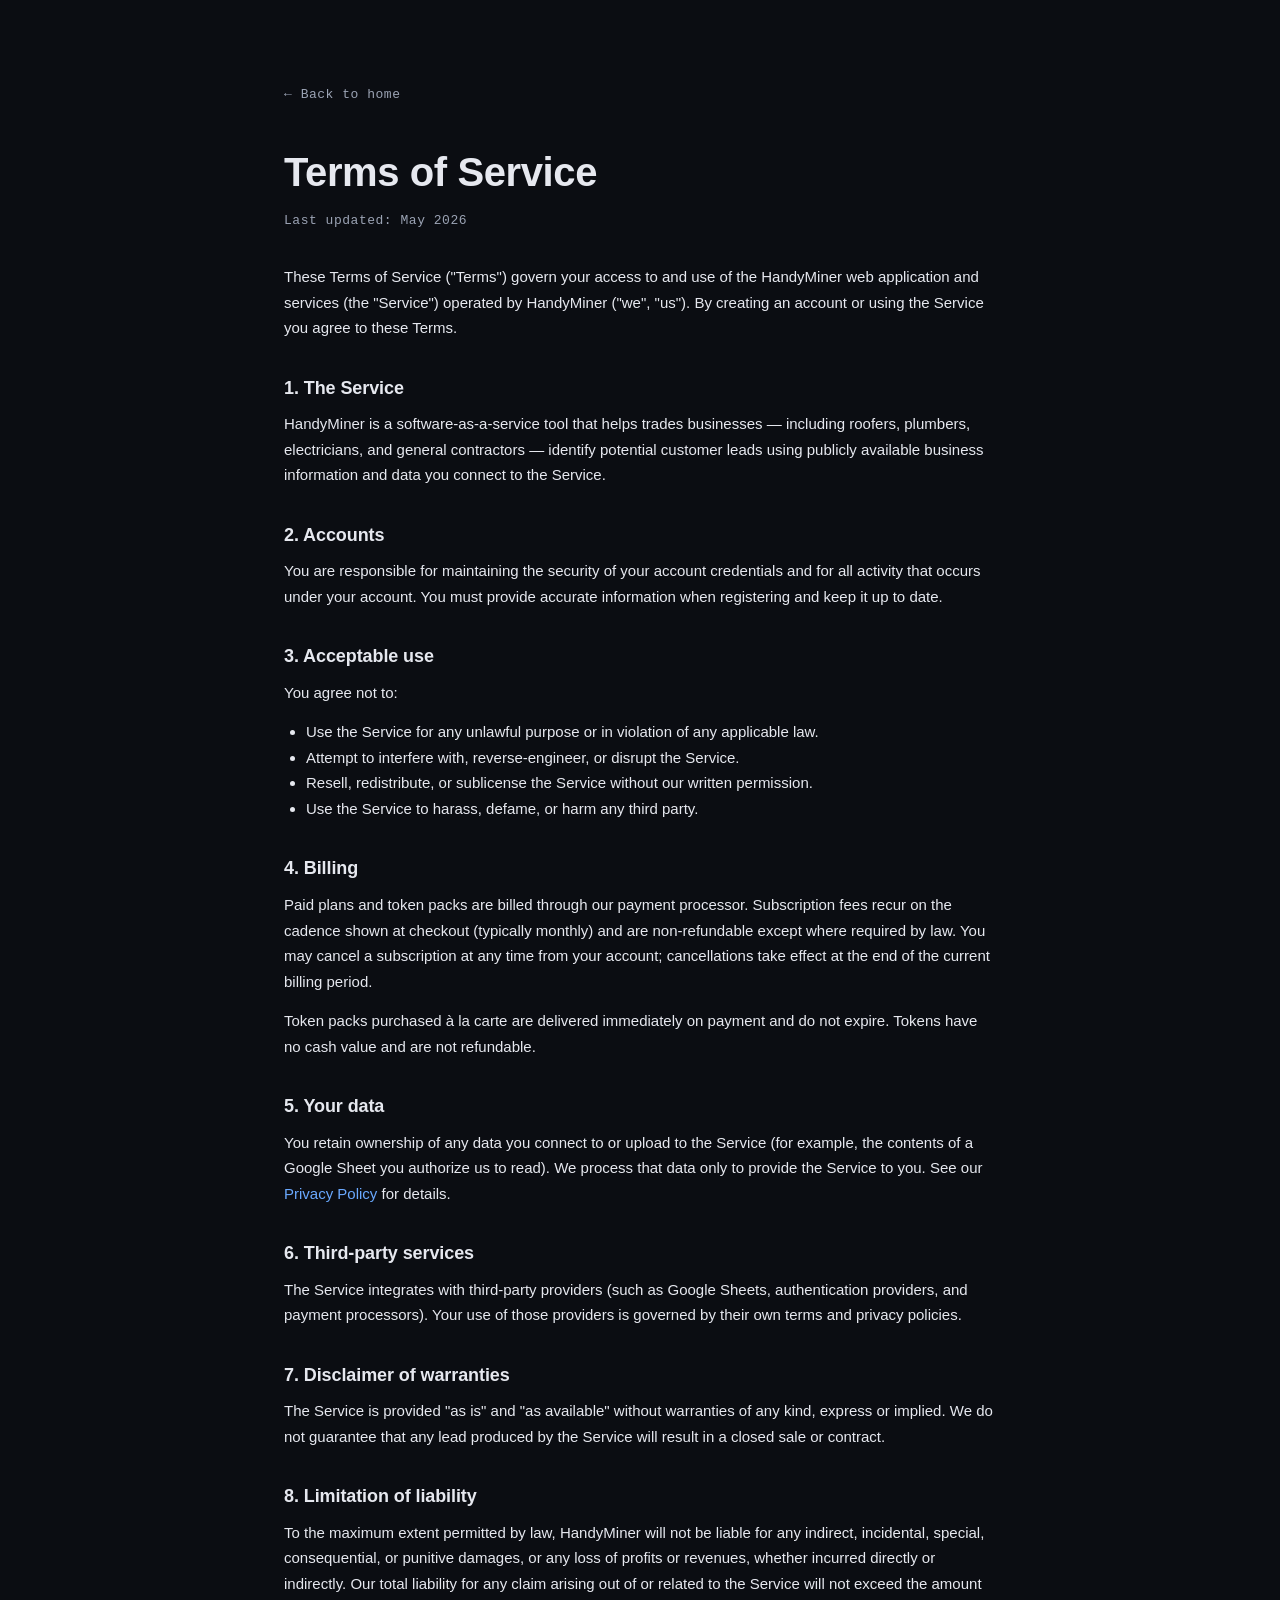
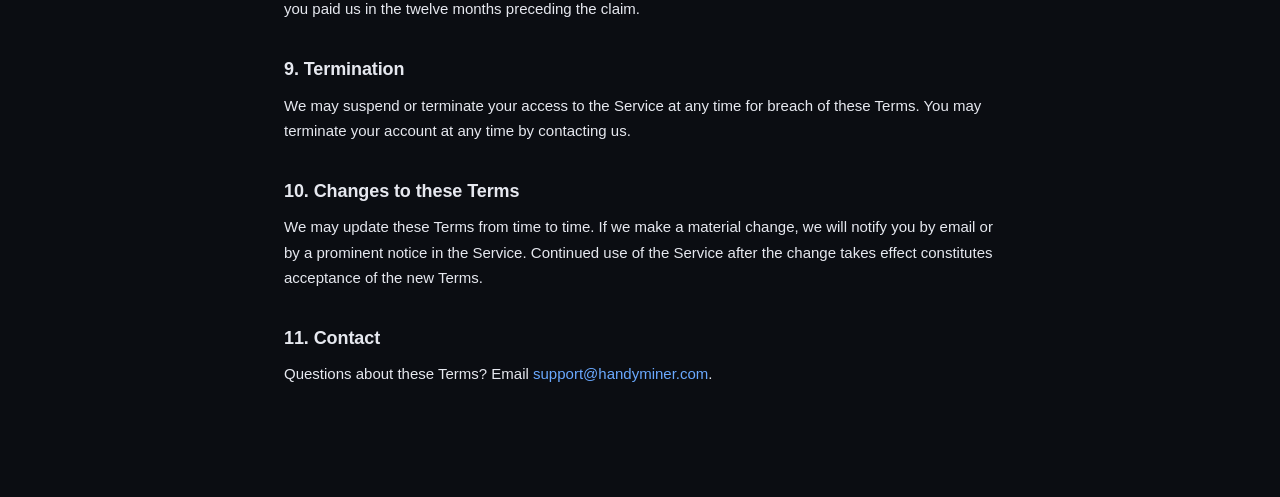
<file: terms.html>
<!doctype html>
<html lang="en">
  <head>
    <meta charset="utf-8" />
    <meta name="viewport" content="width=device-width, initial-scale=1, viewport-fit=cover" />
    <title>Terms of Service — HandyMiner</title>
    <meta name="description" content="The terms that govern your access to and use of the HandyMiner AI lead-mining service." />
    <meta name="robots" content="index, follow, max-snippet:-1" />
    <meta name="author" content="HandyMiner" />
    <meta name="theme-color" content="#0b0d12" />
    <meta name="color-scheme" content="dark" />

    <link rel="canonical" href="https://handyminer.ai/terms.html" />

    <meta property="og:type" content="article" />
    <meta property="og:site_name" content="HandyMiner" />
    <meta property="og:url" content="https://handyminer.ai/terms.html" />
    <meta property="og:title" content="Terms of Service — HandyMiner" />
    <meta property="og:description" content="The terms that govern your access to and use of the HandyMiner service." />
    <meta property="og:image" content="https://handyminer.ai/og-image.png" />
    <meta name="twitter:card" content="summary_large_image" />
    <meta name="twitter:title" content="Terms of Service — HandyMiner" />
    <meta name="twitter:description" content="The terms that govern your access to and use of the HandyMiner service." />
    <meta name="twitter:image" content="https://handyminer.ai/og-image.png" />

    <link
      rel="icon"
      type="image/svg+xml"
      href="data:image/svg+xml;utf8,<svg xmlns='http://www.w3.org/2000/svg' viewBox='0 0 24 24' fill='none' stroke='%236aa9ff' stroke-width='1.75' stroke-linecap='round' stroke-linejoin='round'><path d='M3 8 Q 12 3 21 8' /><path d='M3 8 L4.5 9.5 M21 8 L19.5 9.5' /><path d='M12 5 L12 21' /></svg>"
    />
    <link rel="stylesheet" href="./styles.css" />

    <script type="application/ld+json">
    {
      "@context": "https://schema.org",
      "@type": "BreadcrumbList",
      "itemListElement": [
        { "@type": "ListItem", "position": 1, "name": "Home", "item": "https://handyminer.ai/" },
        { "@type": "ListItem", "position": 2, "name": "Terms of Service", "item": "https://handyminer.ai/terms.html" }
      ]
    }
    </script>
    <script type="application/ld+json">
    {
      "@context": "https://schema.org",
      "@type": "WebPage",
      "name": "Terms of Service",
      "url": "https://handyminer.ai/terms.html",
      "description": "The terms that govern your access to and use of the HandyMiner AI lead-mining service.",
      "isPartOf": { "@id": "https://handyminer.ai/#website" },
      "publisher": { "@id": "https://handyminer.ai/#organization" },
      "inLanguage": "en-US"
    }
    </script>
  </head>
  <body>
    <main class="legal-page">
      <a class="legal-back" href="./index.html">← Back to home</a>
      <h1>Terms of Service</h1>
      <p class="legal-updated">Last updated: May 2026</p>

      <p>
        These Terms of Service ("Terms") govern your access to and use of the
        HandyMiner web application and services (the "Service") operated by
        HandyMiner ("we", "us"). By creating an account or using the Service
        you agree to these Terms.
      </p>

      <h2>1. The Service</h2>
      <p>
        HandyMiner is a software-as-a-service tool that helps trades businesses
        — including roofers, plumbers, electricians, and general contractors —
        identify potential customer leads using publicly available business
        information and data you connect to the Service.
      </p>

      <h2>2. Accounts</h2>
      <p>
        You are responsible for maintaining the security of your account
        credentials and for all activity that occurs under your account. You
        must provide accurate information when registering and keep it up to
        date.
      </p>

      <h2>3. Acceptable use</h2>
      <p>You agree not to:</p>
      <ul>
        <li>Use the Service for any unlawful purpose or in violation of any applicable law.</li>
        <li>Attempt to interfere with, reverse-engineer, or disrupt the Service.</li>
        <li>Resell, redistribute, or sublicense the Service without our written permission.</li>
        <li>Use the Service to harass, defame, or harm any third party.</li>
      </ul>

      <h2>4. Billing</h2>
      <p>
        Paid plans and token packs are billed through our payment processor.
        Subscription fees recur on the cadence shown at checkout (typically
        monthly) and are non-refundable except where required by law. You may
        cancel a subscription at any time from your account; cancellations
        take effect at the end of the current billing period.
      </p>
      <p>
        Token packs purchased à la carte are delivered immediately on payment
        and do not expire. Tokens have no cash value and are not refundable.
      </p>

      <h2>5. Your data</h2>
      <p>
        You retain ownership of any data you connect to or upload to the
        Service (for example, the contents of a Google Sheet you authorize us
        to read). We process that data only to provide the Service to you.
        See our <a href="./privacy.html">Privacy Policy</a> for details.
      </p>

      <h2>6. Third-party services</h2>
      <p>
        The Service integrates with third-party providers (such as Google
        Sheets, authentication providers, and payment processors). Your use of
        those providers is governed by their own terms and privacy policies.
      </p>

      <h2>7. Disclaimer of warranties</h2>
      <p>
        The Service is provided "as is" and "as available" without warranties
        of any kind, express or implied. We do not guarantee that any lead
        produced by the Service will result in a closed sale or contract.
      </p>

      <h2>8. Limitation of liability</h2>
      <p>
        To the maximum extent permitted by law, HandyMiner will not be liable
        for any indirect, incidental, special, consequential, or punitive
        damages, or any loss of profits or revenues, whether incurred directly
        or indirectly. Our total liability for any claim arising out of or
        related to the Service will not exceed the amount you paid us in the
        twelve months preceding the claim.
      </p>

      <h2>9. Termination</h2>
      <p>
        We may suspend or terminate your access to the Service at any time
        for breach of these Terms. You may terminate your account at any time
        by contacting us.
      </p>

      <h2>10. Changes to these Terms</h2>
      <p>
        We may update these Terms from time to time. If we make a material
        change, we will notify you by email or by a prominent notice in the
        Service. Continued use of the Service after the change takes effect
        constitutes acceptance of the new Terms.
      </p>

      <h2>11. Contact</h2>
      <p>
        Questions about these Terms? Email
        <a href="mailto:support@handyminer.com">support@handyminer.com</a>.
      </p>
    </main>
  </body>
</html>
</file>
<file: styles.css>
/* ==========================================================================
 * HandyMiner — public landing page styles.
 *
 * Mirrors the in-app dark theme (services/test-webapp/app/globals.css) so
 * the marketing surface and the signed-in product feel like one thing.
 * ========================================================================== */

:root {
  --bg:          #0b0d12;
  --surface:    #14171f;
  --surface-2:  #1b2030;
  --border:     #242a38;
  --muted:      #5a6478;
  --text:       #e6e8ef;
  --text-dim:   #9ba3b4;
  --accent:     #6aa9ff;
  --accent-rgb: 106, 169, 255;
  --thinking:   #b884ff;
  --ok:         #42d18a;

  --mono: ui-monospace, SFMono-Regular, Menlo, Monaco, Consolas, "Liberation Mono", monospace;
  --sans: -apple-system, BlinkMacSystemFont, "Segoe UI", Roboto, "Helvetica Neue", Arial, sans-serif;
}

* { box-sizing: border-box; }

html, body {
  margin: 0;
  padding: 0;
  background: var(--bg);
  color: var(--text);
  font-family: var(--sans);
  font-size: 15px;
  line-height: 1.55;
  -webkit-font-smoothing: antialiased;
  -moz-osx-font-smoothing: grayscale;
  scroll-behavior: smooth;
}

a { color: var(--accent); text-decoration: none; }
a:hover { text-decoration: underline; }

/*
 * Glossary link — used for inline "look this up" links inside body copy
 * (e.g. the Agentic AI Wikipedia link in the How-it-works section).
 * Has a permanent subtle underline so it reads as a link in flowing text
 * without color alone (WCAG); hover brightens + nudges the ↗ icon.
 */
a.glossary-link {
  color: var(--text);
  text-decoration: underline;
  text-decoration-color: rgba(var(--accent-rgb), 0.45);
  text-decoration-thickness: 1px;
  text-underline-offset: 3px;
  transition: color 0.15s ease, text-decoration-color 0.15s ease;
  white-space: nowrap;
}

a.glossary-link:hover,
a.glossary-link:focus-visible {
  color: var(--accent);
  text-decoration-color: var(--accent);
}

.glossary-link-icon {
  display: inline-flex;
  align-items: center;
  margin-left: 2px;
  vertical-align: -1px;
  color: rgba(var(--accent-rgb), 0.75);
  transition: transform 0.18s ease, color 0.15s ease;
}

a.glossary-link:hover .glossary-link-icon,
a.glossary-link:focus-visible .glossary-link-icon {
  color: var(--accent);
  transform: translate(1px, -1px);
}

/* Visually hidden until focused — keyboard users can jump past the hero. */
.skip-to-content {
  position: absolute;
  left: -9999px;
  top: auto;
  width: 1px;
  height: 1px;
  overflow: hidden;
  z-index: 100;
}
.skip-to-content:focus {
  left: 16px;
  top: 16px;
  width: auto;
  height: auto;
  padding: 10px 14px;
  background: var(--surface);
  color: var(--text);
  border: 1px solid var(--border);
  border-radius: 8px;
  text-decoration: none;
}

::selection {
  background: rgba(var(--accent-rgb), 0.32);
  color: #fff;
}

/* ==========================================================================
 * Buttons (port of .btn / .btn-primary from the in-app surface)
 * ========================================================================== */

.btn {
  display: inline-flex;
  align-items: center;
  justify-content: center;
  gap: 8px;
  padding: 11px 20px;
  font-family: inherit;
  font-size: 14px;
  font-weight: 600;
  letter-spacing: 0.01em;
  border-radius: 8px;
  border: 1px solid var(--border);
  background: var(--surface-2);
  color: var(--text);
  cursor: pointer;
  transition: background 0.15s ease, border-color 0.15s ease, transform 0.12s ease, box-shadow 0.15s ease;
  text-decoration: none;
}

.btn:hover {
  background: var(--surface);
  border-color: rgba(var(--accent-rgb), 0.4);
  text-decoration: none;
}

.btn:active {
  transform: translateY(1px);
}

.btn-primary {
  background: linear-gradient(135deg, rgba(var(--accent-rgb), 0.95), rgba(var(--accent-rgb), 0.75));
  border-color: var(--accent);
  color: #0b0d12;
  box-shadow:
    0 0 0 1px rgba(var(--accent-rgb), 0.25),
    0 10px 30px rgba(var(--accent-rgb), 0.18);
}

.btn-primary:hover {
  background: linear-gradient(135deg, rgba(var(--accent-rgb), 1), rgba(var(--accent-rgb), 0.85));
  box-shadow:
    0 0 0 1px rgba(var(--accent-rgb), 0.45),
    0 14px 40px rgba(var(--accent-rgb), 0.28);
  color: #0b0d12;
}

.btn-ghost {
  background: transparent;
}

/* ==========================================================================
 * Hero (port of .landing-* in-app primitives)
 * ========================================================================== */

.landing-shell {
  min-height: 100vh;
  display: grid;
  place-items: center;
  padding: 64px 20px 40px;
  background:
    radial-gradient(900px 540px at 78% -8%, rgba(106,169,255,0.10), transparent 60%),
    radial-gradient(720px 460px at -12% 108%, rgba(184,132,255,0.07), transparent 55%),
    radial-gradient(540px 320px at 50% 90%, rgba(66,209,138,0.04), transparent 60%),
    var(--bg);
}

.landing-hero {
  width: 100%;
  max-width: 580px;
  display: flex;
  flex-direction: column;
  align-items: center;
  gap: 18px;
  text-align: center;
  animation: landing-fade-in 0.6s ease-out both;
}

.landing-logo {
  display: inline-flex;
  align-items: center;
  justify-content: center;
  width: 72px;
  height: 72px;
  border-radius: 18px;
  background: var(--surface);
  border: 1px solid var(--border);
  color: var(--accent);
  box-shadow:
    0 0 32px rgba(106,169,255,0.18),
    0 18px 48px rgba(0,0,0,0.45);
  animation: landing-pulse 3.2s ease-in-out infinite;
}

.auth-brand {
  display: flex;
  align-items: center;
  gap: 10px;
  font-family: var(--mono);
  font-size: 12px;
  color: var(--text-dim);
  text-transform: uppercase;
  letter-spacing: 0.08em;
  margin: 0;
}

.auth-brand-shimmer {
  position: relative;
  overflow: hidden;
  font-size: 14px;
  letter-spacing: 0.18em;
  color: var(--accent);
  font-weight: 600;
  padding: 4px 10px;
  border-radius: 6px;
}

.auth-brand-shimmer::after {
  content: "";
  position: absolute;
  inset: 0;
  background: linear-gradient(
    100deg,
    transparent 30%,
    rgba(var(--accent-rgb), 0.22) 50%,
    transparent 70%
  );
  transform: translateX(-100%);
  animation: brand-shimmer 3.4s ease-in-out infinite;
  pointer-events: none;
}

.landing-brand {
  margin: 0;
  letter-spacing: 0.12em;
}

.landing-title {
  font-size: clamp(34px, 5.4vw, 52px);
  margin: 4px 0 0;
  letter-spacing: -0.01em;
  font-weight: 700;
  line-height: 1.08;
  background: linear-gradient(135deg, var(--text) 30%, var(--accent) 70%, var(--thinking) 100%);
  -webkit-background-clip: text;
  background-clip: text;
  color: transparent;
}

.landing-tagline {
  margin: 0;
  font-size: 17px;
  color: var(--text-dim);
  letter-spacing: 0.02em;
  max-width: 460px;
}

.landing-cta-row {
  display: flex;
  flex-wrap: wrap;
  align-items: center;
  justify-content: center;
  gap: 10px;
  margin-top: 6px;
}

.landing-cta {
  padding: 13px 28px;
  font-size: 14px;
  letter-spacing: 0.02em;
  border-radius: 10px;
  min-width: 160px;
}

.landing-meta {
  margin: 14px 0 0;
  color: var(--text-dim);
  font-size: 12px;
  letter-spacing: 0.04em;
  text-transform: uppercase;
}

/* "How it learns" loop */
.landing-learn {
  width: 100%;
  margin-top: 18px;
  padding: 18px 20px 16px;
  background: linear-gradient(
    180deg,
    rgba(var(--accent-rgb), 0.05) 0%,
    rgba(var(--accent-rgb), 0.02) 100%
  );
  border: 1px solid rgba(var(--accent-rgb), 0.22);
  border-radius: 12px;
  text-align: center;
}

.landing-learn-eyebrow {
  margin: 0 0 12px;
  font-size: 11px;
  letter-spacing: 0.14em;
  text-transform: uppercase;
  color: var(--accent);
  font-weight: 600;
}

.landing-learn-steps {
  list-style: none;
  margin: 0 0 12px;
  padding: 0;
  display: flex;
  align-items: center;
  justify-content: center;
  flex-wrap: wrap;
  gap: 8px 12px;
}

.landing-learn-steps li {
  display: inline-flex;
  align-items: center;
  gap: 8px;
  font-size: 13px;
  color: var(--text);
  line-height: 1.3;
}

.landing-learn-num {
  flex: 0 0 auto;
  display: inline-flex;
  align-items: center;
  justify-content: center;
  width: 22px;
  height: 22px;
  border-radius: 50%;
  background: rgba(var(--accent-rgb), 0.18);
  border: 1px solid rgba(var(--accent-rgb), 0.45);
  color: var(--accent);
  font-size: 11px;
  font-weight: 700;
  font-family: var(--mono);
}

.landing-learn-arrow {
  color: var(--accent);
  font-size: 14px;
  opacity: 0.6;
}

.landing-learn-foot {
  margin: 0;
  font-size: 12.5px;
  line-height: 1.5;
  color: var(--text-dim);
  max-width: 460px;
  margin-left: auto;
  margin-right: auto;
}

@media (max-width: 480px) {
  .landing-learn-steps {
    flex-direction: column;
    gap: 8px;
  }
  .landing-learn-arrow {
    transform: rotate(90deg);
  }
}

/* ==========================================================================
 * Sections (How it works / Built for / Pricing / Final CTA)
 * ========================================================================== */

.section {
  padding: 96px 20px;
  border-top: 1px solid var(--border);
  position: relative;
}

.section-quiet {
  background: linear-gradient(180deg, transparent, rgba(var(--accent-rgb), 0.03));
}

.section-inner {
  max-width: 1080px;
  margin: 0 auto;
}

.section-eyebrow {
  margin: 0 0 12px;
  font-family: var(--mono);
  font-size: 11px;
  letter-spacing: 0.16em;
  text-transform: uppercase;
  color: var(--accent);
  font-weight: 600;
}

.section-title {
  margin: 0 0 14px;
  font-size: clamp(26px, 3.4vw, 36px);
  letter-spacing: -0.01em;
  font-weight: 700;
  line-height: 1.18;
  max-width: 820px;
}

.section-sub {
  margin: 0 0 36px;
  font-size: 16px;
  color: var(--text-dim);
  max-width: 720px;
  line-height: 1.6;
}

/* Feature grid (How it works) */
.feature-grid {
  display: grid;
  grid-template-columns: repeat(auto-fit, minmax(260px, 1fr));
  gap: 16px;
  margin-top: 8px;
}

.feature-card {
  background: var(--surface);
  border: 1px solid var(--border);
  border-radius: 14px;
  padding: 24px 22px 22px;
  transition: border-color 0.18s ease, transform 0.18s ease, box-shadow 0.18s ease;
}

.feature-card:hover {
  border-color: rgba(var(--accent-rgb), 0.4);
  transform: translateY(-2px);
  box-shadow: 0 18px 40px rgba(0, 0, 0, 0.35);
}

.feature-icon {
  display: inline-flex;
  align-items: center;
  justify-content: center;
  width: 40px;
  height: 40px;
  border-radius: 10px;
  background: rgba(var(--accent-rgb), 0.10);
  border: 1px solid rgba(var(--accent-rgb), 0.28);
  color: var(--accent);
  margin-bottom: 16px;
}

.feature-card h3 {
  margin: 0 0 8px;
  font-size: 17px;
  font-weight: 600;
  letter-spacing: -0.005em;
}

.feature-card p {
  margin: 0;
  color: var(--text-dim);
  font-size: 14px;
  line-height: 1.6;
}

.feature-card em {
  color: var(--accent);
  font-style: normal;
  font-weight: 600;
}

/* Trade grid */
.trade-grid {
  list-style: none;
  margin: 16px 0 0;
  padding: 0;
  display: grid;
  grid-template-columns: repeat(auto-fit, minmax(200px, 1fr));
  gap: 10px;
}

.trade-grid li {
  padding: 14px 18px;
  background: var(--surface);
  border: 1px solid var(--border);
  border-radius: 10px;
  font-size: 14px;
  color: var(--text);
  transition: border-color 0.15s ease, color 0.15s ease;
}

.trade-grid li:hover {
  border-color: rgba(var(--accent-rgb), 0.45);
  color: var(--accent);
}

/* ==========================================================================
 * Pricing
 * ========================================================================== */

.pricing-grid {
  display: grid;
  grid-template-columns: repeat(auto-fit, minmax(260px, 1fr));
  gap: 18px;
  margin-top: 12px;
}

.pricing-card {
  position: relative;
  background: var(--surface);
  border: 1px solid var(--border);
  border-radius: 14px;
  padding: 28px 24px 26px;
  display: flex;
  flex-direction: column;
  transition: border-color 0.18s ease, transform 0.18s ease;
}

.pricing-card:hover {
  border-color: rgba(var(--accent-rgb), 0.4);
  transform: translateY(-2px);
}

.pricing-card-featured {
  border-color: rgba(var(--accent-rgb), 0.55);
  background:
    linear-gradient(180deg, rgba(var(--accent-rgb), 0.08), transparent 60%),
    var(--surface);
  box-shadow: 0 0 0 1px rgba(var(--accent-rgb), 0.18), 0 22px 50px rgba(0, 0, 0, 0.4);
}

.pricing-badge {
  position: absolute;
  top: -10px;
  left: 24px;
  font-family: var(--mono);
  font-size: 10.5px;
  letter-spacing: 0.14em;
  text-transform: uppercase;
  color: var(--accent);
  background: rgba(var(--accent-rgb), 0.15);
  border: 1px solid rgba(var(--accent-rgb), 0.45);
  padding: 4px 9px;
  border-radius: 6px;
}

.pricing-card h3 {
  margin: 0 0 12px;
  font-size: 16px;
  letter-spacing: 0.04em;
  text-transform: uppercase;
  color: var(--text-dim);
  font-weight: 600;
}

.pricing-price {
  margin: 0 0 8px;
  display: baseline;
}

.pricing-amount {
  font-size: 38px;
  font-weight: 700;
  letter-spacing: -0.02em;
  color: var(--text);
}

.pricing-unit {
  font-size: 14px;
  color: var(--text-dim);
  margin-left: 4px;
}

.pricing-tag {
  margin: 0 0 18px;
  font-size: 13.5px;
  color: var(--text-dim);
  line-height: 1.5;
  min-height: 42px;
}

.pricing-features {
  list-style: none;
  margin: 0 0 22px;
  padding: 0;
  display: flex;
  flex-direction: column;
  gap: 10px;
  flex: 1;
}

.pricing-features li {
  position: relative;
  padding-left: 22px;
  font-size: 14px;
  color: var(--text);
  line-height: 1.5;
}

.pricing-features li::before {
  content: "";
  position: absolute;
  left: 0;
  top: 7px;
  width: 12px;
  height: 7px;
  border-left: 2px solid var(--accent);
  border-bottom: 2px solid var(--accent);
  transform: rotate(-45deg);
}

.pricing-cta {
  width: 100%;
  margin-top: auto;
}

.pricing-foot {
  margin: 28px 0 0;
  font-size: 13px;
  color: var(--text-dim);
  text-align: center;
  max-width: 640px;
  margin-left: auto;
  margin-right: auto;
}

/* ==========================================================================
 * Final CTA section
 * ========================================================================== */

.section-final {
  background:
    radial-gradient(700px 360px at 50% 0%, rgba(var(--accent-rgb), 0.10), transparent 60%),
    var(--bg);
  text-align: center;
}

.section-final-inner {
  display: flex;
  flex-direction: column;
  align-items: center;
}

.section-final .section-title,
.section-final .section-sub {
  margin-left: auto;
  margin-right: auto;
  text-align: center;
}

.section-final .landing-cta {
  margin-top: 8px;
}

/* ==========================================================================
 * Footer
 * ========================================================================== */

.footer {
  padding: 36px 20px 48px;
  border-top: 1px solid var(--border);
  background: var(--bg);
}

.footer-inner {
  max-width: 1080px;
  margin: 0 auto;
  display: flex;
  flex-wrap: wrap;
  align-items: center;
  justify-content: space-between;
  gap: 18px;
}

.footer-brand {
  display: inline-flex;
  align-items: center;
  gap: 10px;
  font-family: var(--mono);
  font-size: 13px;
  letter-spacing: 0.12em;
  text-transform: uppercase;
  color: var(--text);
}

.footer-brand-mark {
  display: inline-flex;
  align-items: center;
  justify-content: center;
  width: 28px;
  height: 28px;
  border-radius: 8px;
  background: var(--surface);
  border: 1px solid var(--border);
  color: var(--accent);
}

.footer-nav {
  display: flex;
  flex-wrap: wrap;
  gap: 22px;
}

.footer-nav a {
  color: var(--text-dim);
  font-size: 13.5px;
  letter-spacing: 0.02em;
}

.footer-nav a:hover {
  color: var(--accent);
  text-decoration: none;
}

.footer-meta {
  margin: 0;
  font-size: 12.5px;
  color: var(--muted);
  width: 100%;
  text-align: center;
  padding-top: 14px;
  border-top: 1px dashed var(--border);
}

@media (max-width: 720px) {
  .footer-inner {
    flex-direction: column;
    align-items: flex-start;
    gap: 14px;
  }
  .footer-meta { text-align: left; }
}

/* ==========================================================================
 * Legal pages (terms.html / privacy.html)
 * ========================================================================== */

.legal-page {
  max-width: 760px;
  margin: 0 auto;
  padding: 80px 24px 96px;
  font-size: 15px;
  line-height: 1.7;
}

.legal-page h1 {
  font-size: clamp(28px, 4vw, 40px);
  letter-spacing: -0.01em;
  margin: 0 0 4px;
}

.legal-page .legal-updated {
  margin: 0 0 32px;
  color: var(--text-dim);
  font-size: 13px;
  font-family: var(--mono);
  letter-spacing: 0.04em;
}

.legal-page h2 {
  margin: 32px 0 8px;
  font-size: 18px;
  font-weight: 600;
  letter-spacing: -0.005em;
}

.legal-page p,
.legal-page ul {
  margin: 0 0 14px;
  color: var(--text);
}

.legal-page ul {
  padding-left: 22px;
}

.legal-page a.legal-back {
  display: inline-flex;
  align-items: center;
  gap: 6px;
  margin-bottom: 32px;
  font-size: 13px;
  font-family: var(--mono);
  color: var(--text-dim);
  letter-spacing: 0.04em;
}

.legal-page a.legal-back:hover {
  color: var(--accent);
  text-decoration: none;
}

/* ==========================================================================
 * Animations
 * ========================================================================== */

@keyframes landing-fade-in {
  from { opacity: 0; transform: translateY(8px); }
  to   { opacity: 1; transform: translateY(0); }
}

@keyframes landing-pulse {
  0%, 100% {
    box-shadow:
      0 0 32px rgba(106,169,255,0.18),
      0 18px 48px rgba(0,0,0,0.45);
    transform: scale(1);
  }
  50% {
    box-shadow:
      0 0 56px rgba(106,169,255,0.36),
      0 18px 64px rgba(0,0,0,0.55);
    transform: scale(1.02);
  }
}

@keyframes brand-shimmer {
  0%   { transform: translateX(-100%); }
  60%  { transform: translateX(100%); }
  100% { transform: translateX(100%); }
}

@media (prefers-reduced-motion: reduce) {
  .landing-logo,
  .auth-brand-shimmer::after {
    animation: none;
  }
  html { scroll-behavior: auto; }
}

/* ==========================================================================
 * Sticky early-access bar (pre-launch email capture)
 *
 * Lives at the bottom of the viewport, always visible until dismissed.
 * State is driven by a `data-state` attribute toggled by script.js:
 *   idle | loading | success | error | hidden
 * ========================================================================== */

.visually-hidden {
  position: absolute;
  width: 1px;
  height: 1px;
  padding: 0;
  margin: -1px;
  overflow: hidden;
  clip: rect(0, 0, 0, 0);
  white-space: nowrap;
  border: 0;
}

.early-access {
  position: fixed;
  left: 0;
  right: 0;
  bottom: 0;
  z-index: 50;
  padding: 12px 16px calc(12px + env(safe-area-inset-bottom));
  background:
    linear-gradient(180deg, rgba(20, 23, 31, 0.85), rgba(11, 13, 18, 0.96));
  backdrop-filter: blur(14px) saturate(140%);
  -webkit-backdrop-filter: blur(14px) saturate(140%);
  border-top: 1px solid rgba(var(--accent-rgb), 0.22);
  box-shadow:
    0 -1px 0 rgba(255, 255, 255, 0.02),
    0 -22px 60px rgba(0, 0, 0, 0.55);
  transform: translateY(110%);
  transition: transform 0.4s cubic-bezier(0.2, 0.7, 0.2, 1);
  overflow: visible;
}

/*
 * Traveling shimmer along the bar's top edge.
 *   ::before -> the bright 1px streak (the "shimmer line")
 *   ::after  -> a wider, blurred bloom that bleeds upward (the "halo")
 * Both share the same keyframes + duration so they travel together.
 * Animation is transform-only -> GPU-composited, runs smooth at 60fps.
 */

.early-access::before,
.early-access::after {
  content: "";
  position: absolute;
  left: 0;
  pointer-events: none;
  will-change: transform;
}

.early-access::before {
  top: -1px;
  width: 38%;
  height: 1px;
  background: linear-gradient(
    90deg,
    transparent 0%,
    rgba(var(--accent-rgb), 0.0) 25%,
    rgba(var(--accent-rgb), 1) 48%,
    rgba(184, 132, 255, 0.95) 52%,
    rgba(var(--accent-rgb), 0.0) 75%,
    transparent 100%
  );
  animation: ea-shimmer-line 4.6s cubic-bezier(0.4, 0, 0.6, 1) infinite;
}

.early-access::after {
  top: -14px;
  width: 38%;
  height: 28px;
  background: linear-gradient(
    90deg,
    transparent 0%,
    rgba(var(--accent-rgb), 0.0) 30%,
    rgba(var(--accent-rgb), 0.55) 48%,
    rgba(184, 132, 255, 0.45) 52%,
    rgba(var(--accent-rgb), 0.0) 70%,
    transparent 100%
  );
  filter: blur(10px);
  animation: ea-shimmer-line 4.6s cubic-bezier(0.4, 0, 0.6, 1) infinite;
}

@keyframes ea-shimmer-line {
  0%   { transform: translate3d(-110%, 0, 0); }
  /* Brief hold off-screen so the shimmer feels like a deliberate pulse,
     not a constant looping marquee. */
  18%  { transform: translate3d(-110%, 0, 0); }
  100% { transform: translate3d(370%, 0, 0); }
}

/*
 * Pause the shimmer when the bar is hidden or in success state — the
 * shimmer is a "look at me" cue, no need to keep firing once the goal
 * is met or the user has dismissed.
 */
.early-access[data-state="hidden"]::before,
.early-access[data-state="hidden"]::after,
.early-access[data-state="success"]::before,
.early-access[data-state="success"]::after {
  animation: none;
  opacity: 0;
}

/*
 * `.ea-show` is the single source of truth for "the bar is on screen".
 * JS adds it inside a requestAnimationFrame inside the 700ms reveal
 * setTimeout — that two-step (display:none -> commit -> animate)
 * sequence is what actually triggers the CSS transition. Trying to
 * drive the slide-in off `[data-state]:not([hidden])` doesn't animate
 * because browsers don't transition properties that change in the same
 * tick as `display: none -> block`.
 *
 * The `[data-state="hidden"]` rule below intentionally comes AFTER
 * `.ea-show` so that dismissing the bar wins over `.ea-show` regardless
 * of which class JS toggled last (they have identical specificity).
 */
.early-access.ea-show {
  transform: translateY(0);
}

.early-access[data-state="hidden"] {
  transform: translateY(110%);
  pointer-events: none;
}

.early-access-inner {
  max-width: 1080px;
  margin: 0 auto;
  display: grid;
  grid-template-columns: 1fr auto auto;
  align-items: center;
  gap: 16px;
}

.early-access-copy {
  display: inline-flex;
  align-items: center;
  gap: 12px;
  min-width: 0;
}

.early-access-mark {
  flex: 0 0 auto;
  display: inline-flex;
  align-items: center;
  justify-content: center;
  width: 34px;
  height: 34px;
  border-radius: 9px;
  background: rgba(var(--accent-rgb), 0.10);
  border: 1px solid rgba(var(--accent-rgb), 0.32);
  color: var(--accent);
}

.early-access-text {
  display: inline-flex;
  flex-direction: column;
  min-width: 0;
  line-height: 1.35;
}

.early-access-text strong {
  color: var(--text);
  font-size: 14px;
  font-weight: 600;
  letter-spacing: 0.01em;
}

/* The "500,000 free tokens" callout inside the bar headline. Same
 * weight as the surrounding `<strong>` so the eye reads the whole
 * sentence first, then gets pulled to the accent number. */
.early-access-token-badge {
  color: var(--accent);
  font-weight: 700;
}

.early-access-sub {
  color: var(--text-dim);
  font-size: 12.5px;
  letter-spacing: 0.01em;
}

.early-access-form {
  grid-column: 2;
  display: inline-flex;
  align-items: center;
  gap: 8px;
}

.early-access-input {
  width: 280px;
  max-width: 60vw;
  padding: 10px 14px;
  font-family: inherit;
  font-size: 14px;
  color: var(--text);
  background: var(--surface);
  border: 1px solid var(--border);
  border-radius: 8px;
  transition: border-color 0.15s ease, box-shadow 0.15s ease, background 0.15s ease;
}

.early-access-input::placeholder {
  color: var(--muted);
}

.early-access-input:focus {
  outline: none;
  border-color: rgba(var(--accent-rgb), 0.6);
  box-shadow: 0 0 0 3px rgba(var(--accent-rgb), 0.18);
  background: var(--surface-2);
}

.early-access-input:invalid:not(:placeholder-shown) {
  border-color: rgba(255, 95, 95, 0.55);
}

/* Honeypot — kept off-screen and not focusable. */
.early-access-hp {
  position: absolute;
  left: -10000px;
  top: auto;
  width: 1px;
  height: 1px;
  overflow: hidden;
}

.early-access-cta {
  padding: 10px 18px;
  font-size: 13.5px;
  border-radius: 8px;
  position: relative;
  min-width: 116px;
}

.early-access-cta-spinner {
  display: none;
  width: 14px;
  height: 14px;
  border-radius: 50%;
  border: 2px solid rgba(11, 13, 18, 0.45);
  border-top-color: rgba(11, 13, 18, 0.95);
  animation: ea-spin 0.8s linear infinite;
}

.early-access[data-state="loading"] .early-access-cta-label { opacity: 0; }
.early-access[data-state="loading"] .early-access-cta-spinner {
  display: inline-block;
  position: absolute;
  left: 50%;
  top: 50%;
  transform: translate(-50%, -50%);
}
.early-access[data-state="loading"] .early-access-cta { pointer-events: none; }

.early-access-status {
  grid-column: 1 / -1;
  margin: 0;
  font-size: 12.5px;
  color: var(--text-dim);
  text-align: left;
  min-height: 0;
  transition: color 0.2s ease;
}

.early-access[data-state="success"] .early-access-status { color: var(--ok); }
.early-access[data-state="error"]   .early-access-status { color: #ff8b8b; }

.early-access[data-state="success"] .early-access-form { display: none; }

.early-access-dismiss {
  grid-column: 3;
  display: inline-flex;
  align-items: center;
  justify-content: center;
  width: 32px;
  height: 32px;
  background: transparent;
  border: 1px solid transparent;
  border-radius: 8px;
  color: var(--text-dim);
  cursor: pointer;
  transition: color 0.15s ease, background 0.15s ease, border-color 0.15s ease;
}

.early-access-dismiss:hover {
  color: var(--text);
  background: var(--surface-2);
  border-color: var(--border);
}

@keyframes ea-spin {
  to { transform: translate(-50%, -50%) rotate(360deg); }
}

/* Push the page bottom up so the bar doesn't cover the footer. */
body.has-early-access {
  padding-bottom: 96px;
}

@media (max-width: 760px) {
  .early-access {
    padding: 10px 12px calc(10px + env(safe-area-inset-bottom));
  }

  .early-access-inner {
    grid-template-columns: 1fr auto;
    gap: 10px;
  }

  .early-access-copy {
    grid-column: 1 / -1;
    grid-row: 1;
  }

  .early-access-form {
    grid-column: 1;
    grid-row: 2;
    width: 100%;
    flex-wrap: wrap;
  }

  .early-access-input {
    flex: 1 1 200px;
    width: auto;
    max-width: none;
  }

  .early-access-cta {
    flex: 0 0 auto;
  }

  .early-access-dismiss {
    grid-column: 2;
    grid-row: 1;
    align-self: start;
  }

  .early-access-status {
    grid-column: 1 / -1;
    grid-row: 3;
  }

  .early-access-text strong { font-size: 13.5px; }
  .early-access-sub { font-size: 12px; }

  body.has-early-access { padding-bottom: 168px; }
}

@media (prefers-reduced-motion: reduce) {
  .early-access { transition: none; }
  .early-access-cta-spinner { animation: none; }
  .early-access::before,
  .early-access::after { animation: none; opacity: 0; }
}
</file>
